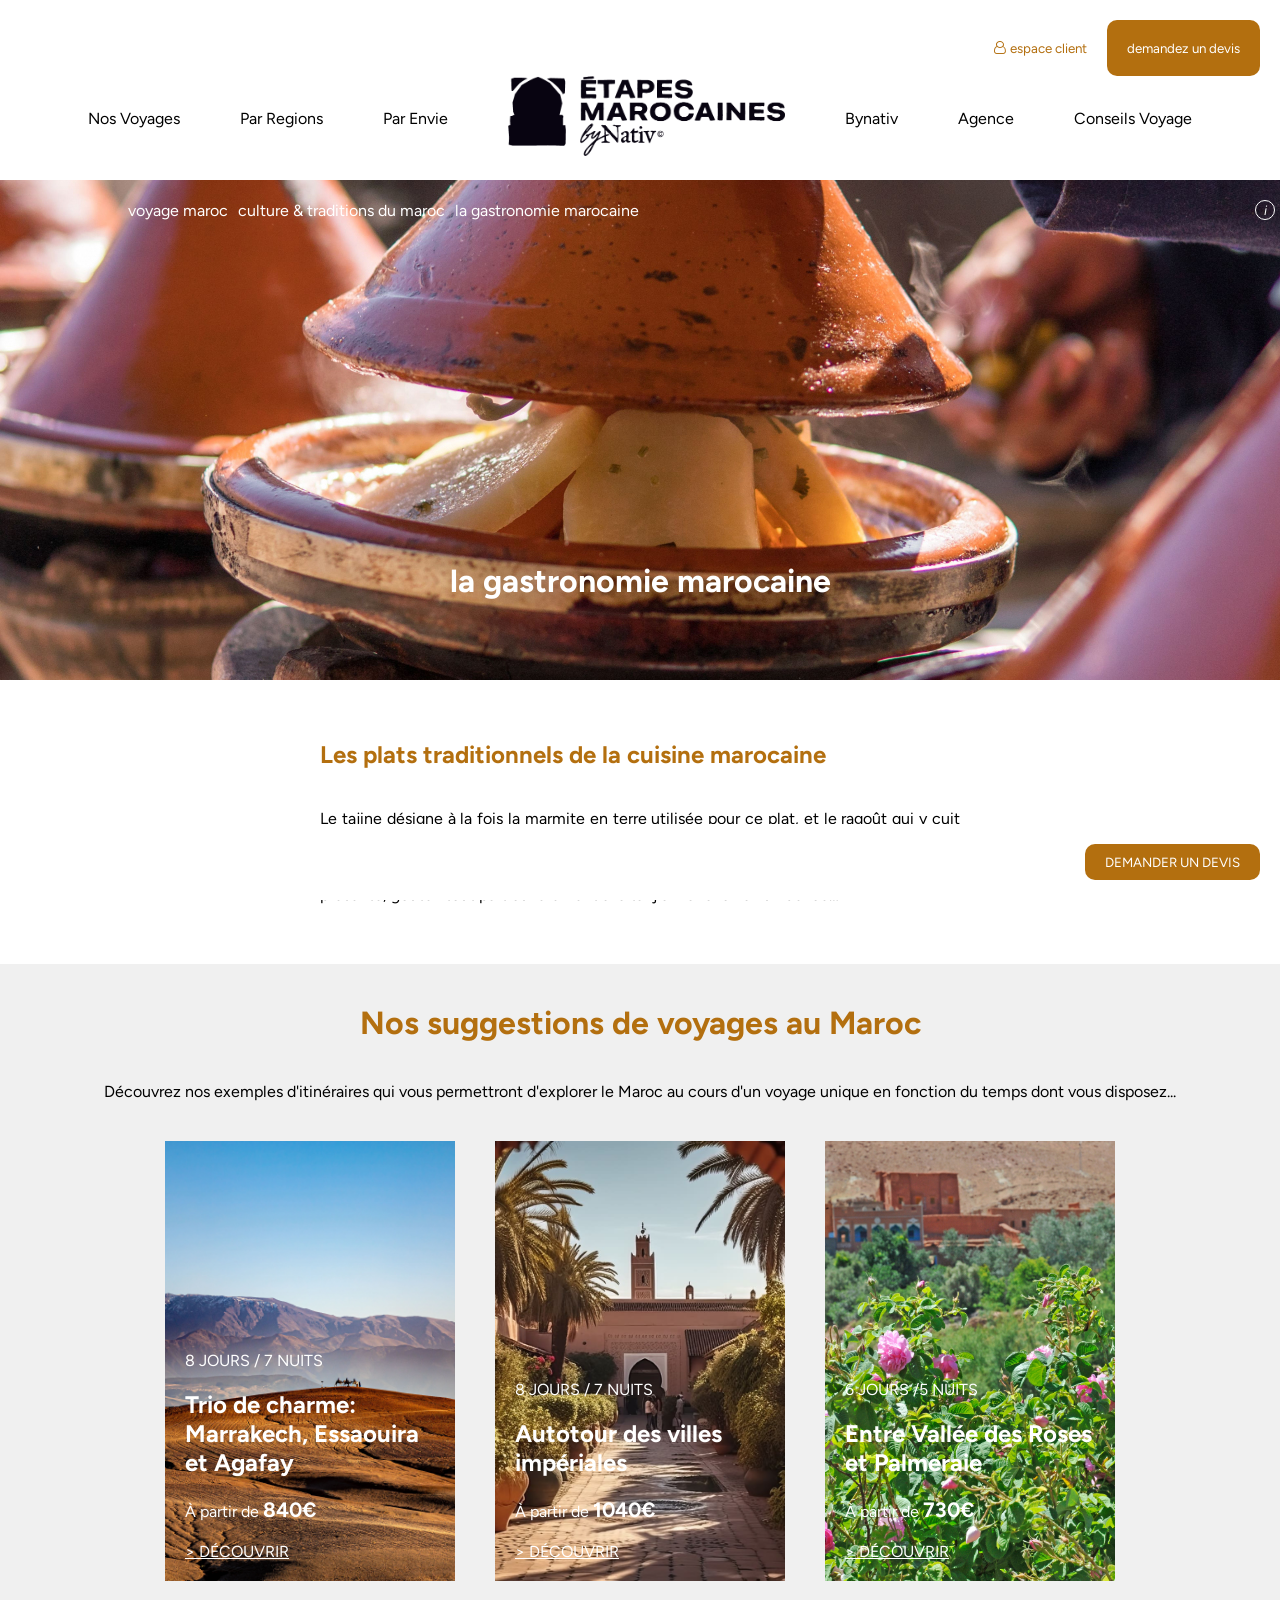
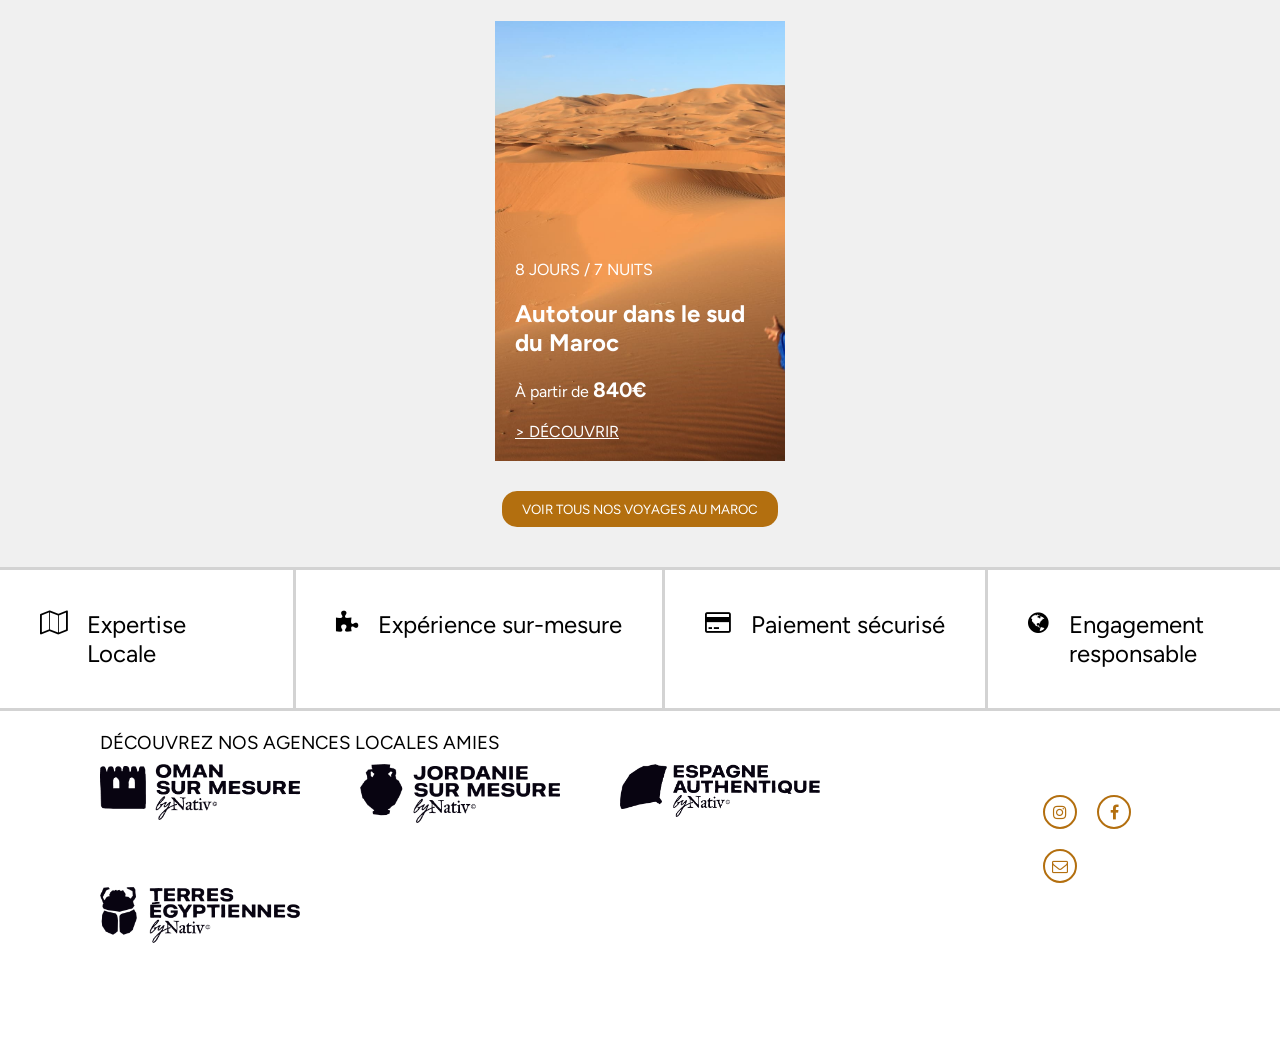
<file: index.html>
<!DOCTYPE html>
<html lang="en">

<head>
    <meta charset="UTF-8">
    <meta name="viewport" content="width=device-width, initial-scale=1.0">
    <title>Document</title>
    <link rel="stylesheet" href="https://cdnjs.cloudflare.com/ajax/libs/font-awesome/4.7.0/css/font-awesome.min.css">
    <!-- https://fontawesome.com/v4/icons/ -->
    <link rel="preconnect" href="https://fonts.googleapis.com">
    <link rel="preconnect" href="https://fonts.gstatic.com" crossorigin>
    <link
        href="https://fonts.googleapis.com/css2?family=Comic+Relief:wght@400;700&family=Figtree:ital,wght@0,300..900;1,300..900&family=Mulish:ital,wght@0,200..1000;1,200..1000&family=Oswald:wght@200..700&family=Playfair+Display:ital,wght@0,400..900;1,400..900&family=Rowdies:wght@300;400;700&family=Rubik:ital,wght@0,300..900;1,300..900&family=Special+Gothic+Expanded+One&display=swap"
        rel="stylesheet">
    <link rel="stylesheet" href="css/style.css">

</head>

<body>
    <header>
        <nav>
            <ol>
                <li><a href="#">nos voyages</a></li>
                <li><a href="#">par regions</a></li>
                <li><a href="#">par envie</a></li>
                <li class="logo-li"><a href="#"><img src="img/logo.png" alt=""></a></li>
                <li><a href="#">bynativ</a></li>
                <li><a href="#">agence</a></li>
                <li><a href="#">conseils voyage</a></li>
            </ol>
        </nav>
        <div class="btns-header">
            <button><i class="fa fa-user-o" aria-hidden="true"></i>espace client</button>
            <button class="avis-btn">demandez un devis</button>
        </div>
    </header>
    <main>
        <section id="section1">
            <div>
                <ol>
                    <li><a href="#">voyage maroc</a></li>
                    <li><a href="#">culture & traditions du maroc</a></li>
                    <li><a href="#">la gastronomie marocaine</a></li>
                </ol>
                <button>i</button>
            </div>
            <h1>la gastronomie marocaine</h1>
        </section>
        <section id="section2">
            <h2>Les plats traditionnels de la cuisine marocaine</h2>
            <p>Le tajine désigne à la fois la marmite en terre utilisée pour ce plat, et le ragoût qui y cuit lentement
                à l’étouffée. Il est souvent à base de poisson sur le littoral marocain, au poulet et à l’agneau dans
                l’arrière-pays. Il existe de nombreuses variantes en fonction des régions : citrons confits, gingembre
                et cannelle, pruneaux, amandes et miel, etc. Si l’occasion se présente, goûtez tout particulièrement à
                la tanjia marrakchia : un délice…</p>
        </section>
        <section id="section3">
            <h2>Nos suggestions de voyages au Maroc</h2>
            <p>Découvrez nos exemples d'itinéraires qui vous permettront d'explorer le Maroc au cours d'un voyage unique
                en fonction du temps dont vous disposez...</p>
            <div class="div-destinations">
                <ul>
                    <li class="destination-voyage-1">
                        <span>8 JOURS / 7 NUITS</span>
                        <h3>Trio de charme: Marrakech, Essaouira et Agafay</h3>
                        <span>À partir de <strong>840€</strong></span>
                        <a href="#">&gt; DÉCOUVRIR</a>
                        <button class="btn-motard">Voir le detail</button>
                    </li>
                    <li class="destination-voyage-2">
                        <span>8 JOURS / 7 NUITS</span>
                        <h3>Autotour des villes impériales</h3>
                        <span>À partir de <strong>1040€</strong></span>
                        <a href="#">&gt; DÉCOUVRIR</a>
                        <button class="btn-motard">Voir le detail</button>
                    </li>
                    <li class="destination-voyage-3">
                        <span>6 JOURS /5 NUITS</span>
                        <h3>Entre Vallée des Roses et Palmeraie</h3>
                        <span>À partir de <strong>730€</strong></span>
                        <a href="#">&gt; DÉCOUVRIR</a>
                        <button class="btn-motard">Voir le detail</button>
                    </li>
                    <li class="destination-voyage-4">
                        <span>8 JOURS / 7 NUITS</span>
                        <h3>Autotour dans le sud du Maroc</h3>
                        <span>À partir de <strong>840€</strong></span>
                        <a href="#">&gt; DÉCOUVRIR</a>
                        <button class="btn-motard">Voir le detail</button>
                    </li>
                </ul>
                <button class="btn-motard">VOIR TOUS NOS VOYAGES AU MAROC</button>
            </div>
        </section>
    </main>
    <footer>
        <ul class="footer-advantages">
            <li><i class="fa fa-map-o" aria-hidden="true"></i>Expertise Locale</li>
            <li><i class="fa fa-puzzle-piece" aria-hidden="true"></i>Expérience sur-mesure</li>
            <li><i class="fa fa-credit-card" aria-hidden="true"></i>Paiement sécurisé</li>
            <li><i class="fa fa-globe" aria-hidden="true"></i>Engagement responsable</li>
        </ul>
        <div class="footer-agences">
            <div>
                <h3>DÉCOUVREZ NOS AGENCES LOCALES AMIES</h3>
                <ul>
                    <li><img src="img/oman-logo.png" alt=""></li>
                    <li><img src="img/jordanie-logo.png" alt=""></li>
                    <li><img src="img/espagne-logo.png" alt=""></li>
                    <li><img src="img/egypte-logo.png" alt=""></li>
                </ul>
            </div>
            <ul class="footer-social-media">
                <li><a href="#"><i class="fa fa-instagram" aria-hidden="true"></i></a></li>
                <li><a href="#"><i class="fa fa-facebook" aria-hidden="true"></i></a></li>
                <li><a href="#"><i class="fa fa-envelope-o" aria-hidden="true"></i></a></li>
            </ul>
        </div>
    </footer>
    <div id="devis-btn">
        <button >DEMANDER UN DEVIS</button>
    </div>
</body>

</html>
</file>
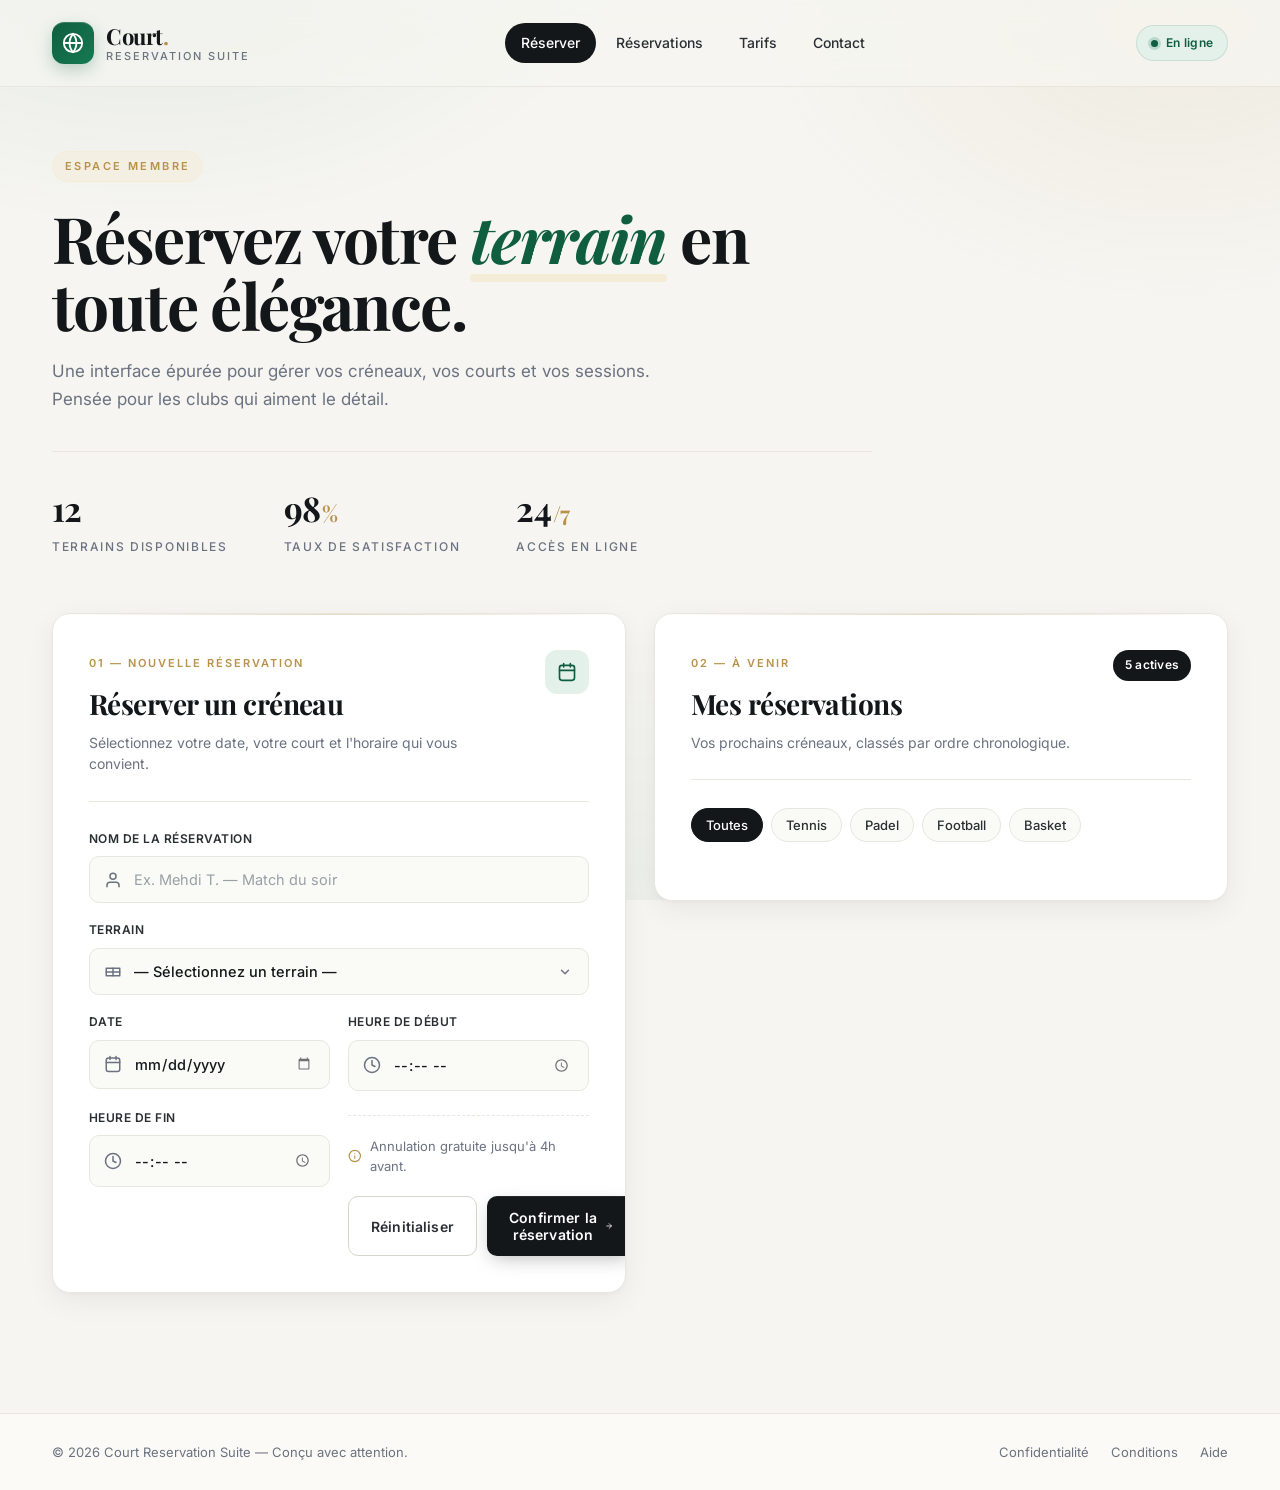
<file: playground js/tp1/index.html>
<!DOCTYPE html>
<html lang="fr">

<head>
    <meta charset="UTF-8">
    <meta name="viewport" content="width=device-width, initial-scale=1.0">
    <title>Court — Gestion des Réservations</title>
    <link rel="preconnect" href="https://fonts.googleapis.com">
    <link rel="preconnect" href="https://fonts.gstatic.com" crossorigin>
    <link
        href="https://fonts.googleapis.com/css2?family=Inter:wght@300;400;500;600;700;800&family=Playfair+Display:wght@600;700&display=swap"
        rel="stylesheet">
    <link rel="stylesheet" href="css/main.css">
    <script src="js/utils.js" defer></script>
    <script src="js/main.js" defer></script>
</head>

<body>
    <div class="ambient-glow"></div>

    <header class="site-header">
        <div class="container header-inner">
            <a href="#" class="brand">
                <span class="brand-mark">
                    <svg width="22" height="22" viewBox="0 0 24 24" fill="none" stroke="currentColor" stroke-width="2"
                        stroke-linecap="round" stroke-linejoin="round">
                        <circle cx="12" cy="12" r="10"></circle>
                        <path d="M2 12h20"></path>
                        <path d="M12 2a15.3 15.3 0 0 1 0 20"></path>
                        <path d="M12 2a15.3 15.3 0 0 0 0 20"></path>
                    </svg>
                </span>
                <span class="brand-text">
                    <span class="brand-name">Court<span class="brand-dot">.</span></span>
                    <span class="brand-tag">Reservation Suite</span>
                </span>
            </a>

            <nav class="top-nav">
                <a href="#form" class="nav-link active">Réserver</a>
                <a href="#list" class="nav-link">Réservations</a>
                <a href="#" class="nav-link">Tarifs</a>
                <a href="#" class="nav-link">Contact</a>
            </nav>

            <div class="header-cta">
                <span class="status-pill">
                    <span class="status-dot"></span>
                    En ligne
                </span>
            </div>
        </div>
    </header>

    <main class="container main-grid">
        <section class="hero">
            <span class="eyebrow">Espace Membre</span>
            <h1 class="hero-title">Réservez votre <em>terrain</em> en toute élégance.</h1>
            <p class="hero-sub">Une interface épurée pour gérer vos créneaux, vos courts et vos sessions. Pensée pour
                les clubs qui aiment le détail.</p>
            <div class="hero-stats">
                <div class="stat">
                    <span class="stat-value">12</span>
                    <span class="stat-label">Terrains disponibles</span>
                </div>
                <div class="stat">
                    <span class="stat-value">98<span class="unit">%</span></span>
                    <span class="stat-label">Taux de satisfaction</span>
                </div>
                <div class="stat">
                    <span class="stat-value">24<span class="unit">/7</span></span>
                    <span class="stat-label">Accès en ligne</span>
                </div>
            </div>
        </section>

        <div class="content-grid">

            <section class="card form-card" id="form">
                <header class="card-head">
                    <div class="card-head-text">
                        <span class="card-kicker">01 — Nouvelle réservation</span>
                        <h2 class="card-title">Réserver un créneau</h2>
                        <p class="card-sub">Sélectionnez votre date, votre court et l'horaire qui vous convient.</p>
                    </div>
                    <span class="card-icon">
                        <svg width="20" height="20" viewBox="0 0 24 24" fill="none" stroke="currentColor"
                            stroke-width="2" stroke-linecap="round" stroke-linejoin="round">
                            <rect x="3" y="4" width="18" height="18" rx="3"></rect>
                            <path d="M16 2v4M8 2v4M3 10h18"></path>
                        </svg>
                    </span>
                </header>

                <div class="reservation-form">
                    <div class="field full">
                        <label for="name">Nom de la réservation</label>
                        <div class="input-wrap">
                            <svg class="input-icon" width="18" height="18" viewBox="0 0 24 24" fill="none"
                                stroke="currentColor" stroke-width="2" stroke-linecap="round" stroke-linejoin="round">
                                <path d="M20 21v-2a4 4 0 0 0-4-4H8a4 4 0 0 0-4 4v2"></path>
                                <circle cx="12" cy="7" r="4"></circle>
                            </svg>
                            <input type="text" id="name" name="name" placeholder="Ex. Mehdi T. — Match du soir"
                                required>
                        </div>
                    </div>

                    <div class="field full">
                        <label for="terrain">Terrain</label>
                        <div class="input-wrap select-wrap">
                            <svg class="input-icon" width="18" height="18" viewBox="0 0 24 24" fill="none"
                                stroke="currentColor" stroke-width="2" stroke-linecap="round" stroke-linejoin="round">
                                <path d="M3 7h18v10H3z"></path>
                                <path d="M12 7v10"></path>
                                <path d="M3 12h18"></path>
                            </svg>
                            <select id="terrain" name="terrain" required>
                                <option value="" disabled selected>— Sélectionnez un terrain —</option>
                                <optgroup label="Tennis">
                                    <option value="t1">Court n°1 · Terre battue</option>
                                    <option value="t2">Court n°2 · Terre battue</option>
                                    <option value="t3">Court n°3 · Dur extérieur</option>
                                    <option value="t4">Court n°4 · Indoor</option>
                                </optgroup>
                                <optgroup label="Padel">
                                    <option value="p1">Padel A · Panoramique</option>
                                    <option value="p2">Padel B · Standard</option>
                                </optgroup>
                                <optgroup label="Football">
                                    <option value="f1">Foot 5 · Synthétique</option>
                                    <option value="f2">Foot 7 · Naturel</option>
                                </optgroup>
                                <optgroup label="Basket">
                                    <option value="b1">Basket Indoor</option>
                                </optgroup>
                            </select>
                            <svg class="select-arrow" width="14" height="14" viewBox="0 0 24 24" fill="none"
                                stroke="currentColor" stroke-width="2.4" stroke-linecap="round" stroke-linejoin="round">
                                <polyline points="6 9 12 15 18 9"></polyline>
                            </svg>
                        </div>
                    </div>

                    <div class="field">
                        <label for="date">Date</label>
                        <div class="input-wrap">
                            <svg class="input-icon" width="18" height="18" viewBox="0 0 24 24" fill="none"
                                stroke="currentColor" stroke-width="2" stroke-linecap="round" stroke-linejoin="round">
                                <rect x="3" y="4" width="18" height="18" rx="3"></rect>
                                <path d="M16 2v4M8 2v4M3 10h18"></path>
                            </svg>
                            <input type="date" id="date" name="date" required>
                        </div>
                    </div>

                   

                    <div class="field">
                        <label for="start">Heure de début</label>
                        <div class="input-wrap">
                            <svg class="input-icon" width="18" height="18" viewBox="0 0 24 24" fill="none"
                                stroke="currentColor" stroke-width="2" stroke-linecap="round" stroke-linejoin="round">
                                <circle cx="12" cy="12" r="10"></circle>
                                <polyline points="12 6 12 12 16 14"></polyline>
                            </svg>
                            <input type="time" id="start" name="start" required>
                        </div>
                    </div>

                    <div class="field">
                        <label for="end">Heure de fin</label>
                        <div class="input-wrap">
                            <svg class="input-icon" width="18" height="18" viewBox="0 0 24 24" fill="none"
                                stroke="currentColor" stroke-width="2" stroke-linecap="round" stroke-linejoin="round">
                                <circle cx="12" cy="12" r="10"></circle>
                                <polyline points="12 6 12 12 16 14"></polyline>
                            </svg>
                            <input type="time" id="end" name="end" required>
                        </div>
                    </div>

                 

                    <div class="form-footer full">
                        <p class="form-note">
                            <svg width="14" height="14" viewBox="0 0 24 24" fill="none" stroke="currentColor"
                                stroke-width="2" stroke-linecap="round" stroke-linejoin="round">
                                <circle cx="12" cy="12" r="10"></circle>
                                <line x1="12" y1="16" x2="12" y2="12"></line>
                                <line x1="12" y1="8" x2="12.01" y2="8"></line>
                            </svg>
                            Annulation gratuite jusqu'à 4h avant.
                        </p>
                        <div class="form-actions">
                            <button type="reset" id="resetBtn" class="btn btn-ghost">Réinitialiser</button>
                            <button id="submitBtn" type="submit" class="btn btn-primary">
                                Confirmer la réservation
                                <svg width="16" height="16" viewBox="0 0 24 24" fill="none" stroke="currentColor"
                                    stroke-width="2.2" stroke-linecap="round" stroke-linejoin="round">
                                    <line x1="5" y1="12" x2="19" y2="12"></line>
                                    <polyline points="12 5 19 12 12 19"></polyline>
                                </svg>
                            </button>
                        </div>
                    </div>
                </div>
            </section>

            <section class="card list-card" id="list">
                <header class="card-head">
                    <div class="card-head-text">
                        <span class="card-kicker">02 — À venir</span>
                        <h2 class="card-title">Mes réservations</h2>
                        <p class="card-sub">Vos prochains créneaux, classés par ordre chronologique.</p>
                    </div>
                    <span class="badge-count">5 actives</span>
                </header>

                <div class="filter-bar">
                    <button class="chip chip-active" type="button">Toutes</button>
                    <button class="chip" type="button">Tennis</button>
                    <button class="chip" type="button">Padel</button>
                    <button class="chip" type="button">Football</button>
                    <button class="chip" type="button">Basket</button>
                </div>

                <ul id="listReservation" class="reservation-list">
                   
                </ul>

               
            </section>
        </div>
    </main>

    <footer class="site-footer">
        <div class="container footer-inner">
            <p>© 2026 Court Reservation Suite — Conçu avec attention.</p>
            <div class="footer-links">
                <a href="#">Confidentialité</a>
                <a href="#">Conditions</a>
                <a href="#">Aide</a>
            </div>
        </div>
    </footer>
</body>

</html>
</file>
<file: css/style.css>
:root {
  --motard-color: #b36f0f;
}
* {
  padding: 0;
  margin: 0;
  font-family: "Figtree", sans-serif;
}
header img {
  height: 80px;
}
header {
  display: flex;
  flex-direction: column-reverse;
  align-items: end;
  padding: 20px;
}
header nav {
  width: 100%;
}
header nav ol {
  display: flex;
  justify-content: center;
  gap: 60px;
  align-items: center;
}
header nav ol li {
  display: block;
}
header nav ol li a {
  text-decoration: none;
  color: black;
  text-transform: capitalize;
}
header button {
  display: flex;
  gap: 5px;
  border: 0;
  padding: 20px;
  align-items: center;
  background: transparent;
  color: inherit;
}
header .btns-header {
  display: flex;
  color: var(--motard-color);
}
header .avis-btn {
  background: var(--motard-color);
  color: white;
  border-radius: 10px;
}

/* ----------------- main ----------------- */
/* --------------- section 1 ------------------ */
#section1 {
  background: url(../img/hero-image.jpeg);
  height: 70vh;
  max-height: 500px;
  background-size: auto;
  background-position: center;
  display: flex;
  flex-direction: column;
  justify-content: space-between;
  color: white;
  align-items: center;
}
#section1 h1 {
  margin-bottom: 80px;
  font-size: 2em; /*1em = 16px*/
}
#section1 div {
  display: flex;
  justify-content: space-between;
  align-items: center;
  width: 100%;
  margin-top: 20px;
}
#section1 div ol {
  display: flex;
  gap: 10px;
  margin-left: 10%;
}

#section1 div ol li {
  display: block;
}
#section1 div ol li a {
  text-decoration: none;
  color: white;
}
#section1 button {
  background: transparent;
  color: white;
  font-style: italic;
  margin-right: 5px;
  border: 1px solid white;
  width: 20px;
  height: 20px;
  border-radius: 50%;
}

/* ------------------------------ section 2 ------------------------ */

#section2 {
  padding: 60px 25%; /* 40px top, 40px bottom , 25% de la largeur du section 2 => left and right*/
}
#section2 h2 {
  color: var(--motard-color);
  margin-bottom: 40px;
}
#section2 p {
  text-align: justify;
}

/* --------------------------------- section 3 ------------------------ */

#section3 {
  background: rgb(240, 240, 240);
  display: flex;
  flex-direction: column;
  align-items: center;
  padding: 40px 100px;
  gap: 40px;
}
#section3 h2 {
  color: var(--motard-color);
  font-size: 2em;
  display: flex;
  flex-direction: column;
  gap: 20px;
  align-items: center;
}

#section3 p {
  text-align: center;
}
#section3 .div-destinations {
  display: flex;
  flex-direction: column;
  align-items: center;
  gap: 30px;
}

#section3 ul {
  display: flex;
  gap: 40px;
  flex-wrap: wrap;
  justify-content: center;
  color: white;
}
#section3 ul li {
  display: flex;
  flex-direction: column;
  justify-content: flex-end;
  height: 400px;
  width: 20%;
  min-width: 250px;
  padding: 20px;
  gap: 20px;
  background-size: cover;
  background-position-x: center;
}
#section3 ul li .btn-motard {
  display: none;
}
#section3 ul li:hover .btn-motard {
  display: block;
}
#section3 ul li:hover > * {
  /* le display none est active
  seulement aux fils direct du li lorqu on a un hover*/
  display: none;
}
#section3 ul li h3 {
  font-size: 1.5em;
}
#section3 ul li strong {
  font-size: 1.3em;
}
#section3 ul a {
  color: inherit;
}
#section3 .destination-voyage-1 {
  background-image: url(../img/voyage-1.png);
}
#section3 .destination-voyage-1:hover {
  background-image: url(../img/map-voyage-1.png);
}
#section3 .destination-voyage-2 {
  background-image: url(../img/voyage-2.jpeg);
}
#section3 .destination-voyage-2:hover {
  background-image: url(../img/map-voyage-2.png);
}
#section3 .destination-voyage-3 {
  background-image: url(../img/voyage-3.jpeg);
}
#section3 .destination-voyage-3:hover {
  background-image: url(../img/map-voyage-3.png);
}
#section3 .destination-voyage-4 {
  background-image: url(../img/voyage-4.jpeg);
}
#section3 .destination-voyage-4:hover {
  background-image: url(../img/map-voyage-4.png);
}

#section3 .btn-motard {
  border: 0;
  color: white;
  background: var(--motard-color);
  padding: 10px 20px;
  border-radius: 15px;
}
#section3 .div-destinations button:hover {
  color: blue;
}

/* ------------------------footer ------------------- */
footer {
  margin-bottom: 90px;
}
footer .footer-advantages {
  display: flex;
  justify-content: center;
  background: lightgray;
  padding: 3px 0px;
  gap: 3px;
  margin-bottom: 20px;
}
footer .footer-advantages li {
  padding: 40px;
  font-size: 1.5em;
  background: white;
  display: flex;
  gap: 20px;
}
footer .footer-advantages li:first-child,
footer .footer-advantages li:last-child {
  flex: 1;
}
footer .footer-advantages li:first-child {
  justify-content: flex-end;
}
footer .footer-agences {
  margin: 0px 100px;
  display: flex;
  justify-content: space-between;
  align-items: center;
}
footer .footer-agences h3 {
  font-weight: normal;
  margin-bottom: 10px;
}
footer .footer-agences ul {
  display: flex;
  flex-wrap: wrap;
  gap: 60px;
}
footer .footer-agences ul li {
  display: block;
}
footer .footer-agences ul li img {
  width: 200px;
}
footer .footer-agences ul.footer-social-media {
  gap: 20px;
}
footer .footer-agences ul.footer-social-media li {
  color: var(--motard-color);
  border: 2px solid var(--motard-color);
  width: 30px;
  height: 30px;
  border-radius: 50%;
  display: flex;
  justify-content: center;
  align-items: center;
}
footer .footer-agences ul.footer-social-media li a {
  color: inherit;
}
#devis-btn {
  position: fixed;
  bottom: 0;
  background: white;
  width: 100%;
  display: flex;
  justify-content: flex-end;
  padding: 20px;
  box-sizing: border-box;
}

#devis-btn button {
  color: white;
  background-color: var(--motard-color);
  padding: 10px 20px;
  border-radius: 10px;
  border: 0;
}

@media screen and (max-width: 1200px) {
  /* if largeur <1200px*/
  header .logo-li {
    order: -1;
    text-align: center;
    width: 100%;
  }
  header ol {
    flex-wrap: wrap;
  }
}
@media screen and (max-width: 1000px) {
  footer .footer-advantages li:first-child {
     justify-content: unset; 
  }
  footer .footer-advantages{
    flex-wrap: wrap;
  }
  footer .footer-advantages li {
    flex: 1;
    justify-content: center;
  }
}
</file>
<file: playground js/tp1/css/main.css>
/* =============================================================
   COURT — Reservation Suite
   Premium light-mode template
   ============================================================= */

:root {
    /* Palette — light, warm, premium */
    --bg: #f6f5f1;
    --bg-soft: #fbfaf7;
    --surface: #ffffff;
    --surface-2: #fafaf7;
    --ink: #14171a;
    --ink-soft: #2b2f33;
    --muted: #6b7280;
    --muted-2: #9aa0a6;
    --line: #e8e6df;
    --line-strong: #d8d5cb;

    /* Accent — deep emerald + warm gold */
    --accent: #0f5e3f;
    --accent-2: #157a52;
    --accent-soft: #e3f1ea;
    --gold: #b8924a;
    --gold-soft: #f5ecd8;

    /* Tags / sport colors */
    --tennis: #2563eb;
    --tennis-soft: #e6efff;
    --padel: #7c3aed;
    --padel-soft: #efe7ff;
    --foot: #0f5e3f;
    --foot-soft: #e3f1ea;
    --basket: #d97706;
    --basket-soft: #fdecd1;

    /* States */
    --confirmed: #0f5e3f;
    --confirmed-soft: #e3f1ea;
    --pending: #b8924a;
    --pending-soft: #f5ecd8;

    /* Effects */
    --radius: 18px;
    --radius-sm: 10px;
    --radius-pill: 999px;
    --shadow-sm: 0 1px 2px rgba(20, 23, 26, .04), 0 1px 1px rgba(20, 23, 26, .02);
    --shadow-md: 0 8px 30px rgba(20, 23, 26, .06), 0 2px 6px rgba(20, 23, 26, .03);
    --shadow-lg: 0 30px 60px -20px rgba(20, 23, 26, .15), 0 18px 36px -18px rgba(20, 23, 26, .12);

    /* Typography */
    --font-sans: 'Inter', -apple-system, BlinkMacSystemFont, 'Segoe UI', Roboto, sans-serif;
    --font-display: 'Playfair Display', 'Inter', Georgia, serif;
}

/* ------------------------------ Reset ------------------------------ */
*, *::before, *::after { box-sizing: border-box; }
html { -webkit-text-size-adjust: 100%; scroll-behavior: smooth; }
body {
    margin: 0;
    font-family: var(--font-sans);
    background: var(--bg);
    color: var(--ink);
    line-height: 1.55;
    font-size: 15px;
    -webkit-font-smoothing: antialiased;
    -moz-osx-font-smoothing: grayscale;
    overflow-x: hidden;
}

a { color: inherit; text-decoration: none; }
button { font-family: inherit; cursor: pointer; border: none; background: none; color: inherit; }
input, select, textarea { font-family: inherit; }
ul { list-style: none; padding: 0; margin: 0; }
h1, h2, h3, h4, p { margin: 0; }

/* ------------------------------ Layout ------------------------------ */
.container {
    width: 100%;
    max-width: 1240px;
    margin: 0 auto;
    padding: 0 32px;
}

.ambient-glow {
    position: fixed;
    inset: 0;
    pointer-events: none;
    z-index: 0;
    background:
        radial-gradient(800px 500px at 12% -8%, rgba(15, 94, 63, .08), transparent 60%),
        radial-gradient(700px 500px at 92% 0%, rgba(184, 146, 74, .10), transparent 60%),
        radial-gradient(900px 600px at 50% 110%, rgba(15, 94, 63, .05), transparent 60%);
}

main, header, footer { position: relative; z-index: 1; }

/* ------------------------------ Header ------------------------------ */
.site-header {
    padding: 22px 0;
    border-bottom: 1px solid var(--line);
    background: rgba(246, 245, 241, .72);
    backdrop-filter: saturate(140%) blur(14px);
    -webkit-backdrop-filter: saturate(140%) blur(14px);
    position: sticky;
    top: 0;
    z-index: 50;
}

.header-inner {
    display: flex;
    align-items: center;
    justify-content: space-between;
    gap: 32px;
}

.brand {
    display: inline-flex;
    align-items: center;
    gap: 12px;
}

.brand-mark {
    width: 42px;
    height: 42px;
    border-radius: 12px;
    background: linear-gradient(135deg, var(--accent) 0%, var(--accent-2) 100%);
    color: #fff;
    display: grid;
    place-items: center;
    box-shadow: 0 6px 16px rgba(15, 94, 63, .25), inset 0 1px 0 rgba(255,255,255,.18);
}

.brand-text { display: flex; flex-direction: column; line-height: 1; }
.brand-name {
    font-family: var(--font-display);
    font-size: 22px;
    font-weight: 700;
    letter-spacing: -.02em;
    color: var(--ink);
}
.brand-dot { color: var(--gold); }
.brand-tag {
    font-size: 11px;
    letter-spacing: .18em;
    text-transform: uppercase;
    color: var(--muted);
    margin-top: 4px;
    font-weight: 500;
}

.top-nav { display: flex; gap: 4px; }
.nav-link {
    padding: 9px 16px;
    border-radius: var(--radius-pill);
    font-size: 14px;
    font-weight: 500;
    color: var(--ink-soft);
    transition: background .2s ease, color .2s ease;
}
.nav-link:hover { background: rgba(20, 23, 26, .04); }
.nav-link.active {
    background: var(--ink);
    color: #fff;
}

.status-pill {
    display: inline-flex;
    align-items: center;
    gap: 8px;
    padding: 8px 14px;
    background: var(--accent-soft);
    color: var(--accent);
    border-radius: var(--radius-pill);
    font-size: 12px;
    font-weight: 600;
    letter-spacing: .02em;
    border: 1px solid rgba(15, 94, 63, .12);
}
.status-dot {
    width: 7px;
    height: 7px;
    border-radius: 50%;
    background: var(--accent);
    box-shadow: 0 0 0 3px rgba(15, 94, 63, .18);
    animation: pulse 2s ease-in-out infinite;
}
@keyframes pulse {
    0%, 100% { opacity: 1; }
    50% { opacity: .55; }
}

/* ------------------------------ Hero ------------------------------ */
.main-grid {
    padding: 64px 32px 80px;
    display: flex;
    flex-direction: column;
    gap: 56px;
}

.hero { max-width: 820px; }
.eyebrow {
    display: inline-block;
    font-size: 11px;
    letter-spacing: .22em;
    text-transform: uppercase;
    color: var(--gold);
    font-weight: 600;
    padding: 6px 12px;
    border: 1px solid var(--gold-soft);
    background: rgba(245, 236, 216, .5);
    border-radius: var(--radius-pill);
    margin-bottom: 22px;
}

.hero-title {
    font-family: var(--font-display);
    font-size: clamp(38px, 5.2vw, 64px);
    line-height: 1.05;
    letter-spacing: -.025em;
    font-weight: 700;
    color: var(--ink);
    margin-bottom: 20px;
}
.hero-title em {
    font-style: italic;
    color: var(--accent);
    position: relative;
}
.hero-title em::after {
    content: '';
    position: absolute;
    left: 0; right: 0; bottom: -2px;
    height: 8px;
    background: var(--gold-soft);
    z-index: -1;
    border-radius: 4px;
}

.hero-sub {
    font-size: 17px;
    color: var(--muted);
    max-width: 620px;
    line-height: 1.6;
}

.hero-stats {
    display: flex;
    gap: 56px;
    margin-top: 38px;
    padding-top: 30px;
    border-top: 1px solid var(--line);
    flex-wrap: wrap;
}
.stat { display: flex; flex-direction: column; gap: 4px; }
.stat-value {
    font-family: var(--font-display);
    font-size: 34px;
    font-weight: 700;
    color: var(--ink);
    letter-spacing: -.02em;
}
.stat-value .unit { font-size: 22px; color: var(--gold); margin-left: 2px; }
.stat-label {
    font-size: 12px;
    text-transform: uppercase;
    letter-spacing: .14em;
    color: var(--muted);
    font-weight: 500;
}

/* ------------------------------ Content grid ------------------------------ */
.content-grid {
    display: grid;
    grid-template-columns: minmax(0, 1fr) minmax(0, 1fr);
    gap: 28px;
    align-items: start;
}

/* ------------------------------ Cards ------------------------------ */
.card {
    background: var(--surface);
    border: 1px solid var(--line);
    border-radius: var(--radius);
    padding: 36px;
    box-shadow: var(--shadow-md);
    position: relative;
    overflow: hidden;
}
.card::before {
    content: '';
    position: absolute;
    top: 0; left: 0; right: 0;
    height: 1px;
    background: linear-gradient(90deg, transparent, rgba(184, 146, 74, .35), transparent);
}

.card-head {
    display: flex;
    justify-content: space-between;
    align-items: flex-start;
    gap: 20px;
    padding-bottom: 26px;
    margin-bottom: 28px;
    border-bottom: 1px solid var(--line);
}
.card-kicker {
    display: inline-block;
    font-size: 11px;
    letter-spacing: .18em;
    text-transform: uppercase;
    color: var(--gold);
    font-weight: 600;
    margin-bottom: 10px;
}
.card-title {
    font-family: var(--font-display);
    font-size: 28px;
    font-weight: 700;
    letter-spacing: -.02em;
    color: var(--ink);
    margin-bottom: 6px;
}
.card-sub {
    font-size: 14px;
    color: var(--muted);
    max-width: 380px;
}
.card-icon {
    width: 44px;
    height: 44px;
    border-radius: 12px;
    background: var(--accent-soft);
    color: var(--accent);
    display: grid;
    place-items: center;
    flex-shrink: 0;
}
.badge-count {
    display: inline-flex;
    align-items: center;
    padding: 6px 12px;
    background: var(--ink);
    color: #fff;
    border-radius: var(--radius-pill);
    font-size: 12px;
    font-weight: 600;
    letter-spacing: .02em;
    flex-shrink: 0;
}

/* ------------------------------ Form ------------------------------ */
.reservation-form {
    display: grid;
    grid-template-columns: repeat(2, minmax(0, 1fr));
    gap: 18px;
}
.field { display: flex; flex-direction: column; gap: 8px; }
.field.full { grid-column: 1 / -1; }

.field label {
    font-size: 12px;
    font-weight: 600;
    color: var(--ink-soft);
    letter-spacing: .04em;
    text-transform: uppercase;
}

.input-wrap {
    position: relative;
    display: flex;
    align-items: center;
    background: var(--surface-2);
    border: 1px solid var(--line);
    border-radius: var(--radius-sm);
    transition: border-color .18s ease, box-shadow .18s ease, background .18s ease;
}
.input-wrap:hover { border-color: var(--line-strong); }
.input-wrap:focus-within {
    border-color: var(--accent);
    background: #fff;
    box-shadow: 0 0 0 4px rgba(15, 94, 63, .08);
}

.input-icon {
    position: absolute;
    left: 14px;
    color: var(--muted);
    pointer-events: none;
}
.input-wrap:focus-within .input-icon { color: var(--accent); }

.input-wrap input,
.input-wrap select,
.input-wrap textarea {
    width: 100%;
    border: none;
    background: transparent;
    padding: 14px 16px 14px 44px;
    font-size: 14.5px;
    color: var(--ink);
    outline: none;
    font-weight: 500;
}
.input-wrap input::placeholder,
.input-wrap textarea::placeholder { color: var(--muted-2); font-weight: 400; }

.input-wrap textarea { resize: vertical; min-height: 80px; line-height: 1.55; padding-top: 14px; }
.textarea-wrap .input-icon { display: none; }
.textarea-wrap textarea { padding-left: 16px; }

/* Select */
.select-wrap select {
    appearance: none;
    -webkit-appearance: none;
    -moz-appearance: none;
    padding-right: 42px;
    cursor: pointer;
}
.select-arrow {
    position: absolute;
    right: 16px;
    color: var(--muted);
    pointer-events: none;
    transition: transform .2s ease;
}
.select-wrap:focus-within .select-arrow {
    color: var(--accent);
    transform: rotate(180deg);
}

/* Date / time native pickers */
input[type="date"],
input[type="time"] {
    color-scheme: light;
    cursor: pointer;
}
input[type="date"]::-webkit-calendar-picker-indicator,
input[type="time"]::-webkit-calendar-picker-indicator {
    opacity: .55;
    cursor: pointer;
    filter: grayscale(1);
    transition: opacity .15s ease;
}
input[type="date"]::-webkit-calendar-picker-indicator:hover,
input[type="time"]::-webkit-calendar-picker-indicator:hover { opacity: 1; }

/* Form footer */
.form-footer {
    display: flex;
    align-items: center;
    justify-content: space-between;
    gap: 20px;
    padding-top: 20px;
    margin-top: 6px;
    border-top: 1px dashed var(--line);
    flex-wrap: wrap;
}
.form-note {
    display: inline-flex;
    align-items: center;
    gap: 8px;
    font-size: 13px;
    color: var(--muted);
}
.form-note svg { color: var(--gold); }

.form-actions { display: inline-flex; gap: 10px; }

/* Buttons */
.btn {
    display: inline-flex;
    align-items: center;
    gap: 8px;
    padding: 13px 22px;
    border-radius: var(--radius-sm);
    font-weight: 600;
    font-size: 14px;
    letter-spacing: .01em;
    transition: transform .15s ease, box-shadow .2s ease, background .2s ease, color .2s ease, border-color .2s ease;
}
.btn-primary {
    background: var(--ink);
    color: #fff;
    box-shadow: 0 6px 20px -6px rgba(20, 23, 26, .35), inset 0 1px 0 rgba(255,255,255,.08);
}
.btn-primary:hover {
    background: var(--accent);
    transform: translateY(-1px);
    box-shadow: 0 12px 28px -10px rgba(15, 94, 63, .45), inset 0 1px 0 rgba(255,255,255,.1);
}
.btn-primary:active { transform: translateY(0); }

.btn-ghost {
    background: transparent;
    color: var(--ink-soft);
    border: 1px solid var(--line-strong);
}
.btn-ghost:hover { background: var(--surface-2); border-color: var(--ink); color: var(--ink); }

/* ------------------------------ List ------------------------------ */
.filter-bar {
    display: flex;
    gap: 8px;
    margin-bottom: 22px;
    flex-wrap: wrap;
}
.chip {
    padding: 8px 14px;
    border-radius: var(--radius-pill);
    background: var(--surface-2);
    border: 1px solid var(--line);
    font-size: 13px;
    font-weight: 500;
    color: var(--ink-soft);
    transition: all .18s ease;
}
.chip:hover { border-color: var(--ink); color: var(--ink); }
.chip-active {
    background: var(--ink);
    color: #fff;
    border-color: var(--ink);
}

.reservation-list { display: flex; flex-direction: column; gap: 12px; }

.reservation-item {
    display: grid;
    grid-template-columns: auto 1fr auto;
    gap: 18px;
    align-items: center;
    padding: 18px 18px 18px 14px;
    background: var(--surface-2);
    border: 1px solid var(--line);
    border-radius: var(--radius-sm);
    transition: transform .2s ease, box-shadow .2s ease, border-color .2s ease, background .2s ease;
}
.reservation-item:hover {
    transform: translateY(-1px);
    border-color: var(--line-strong);
    background: #fff;
    box-shadow: var(--shadow-sm);
}

.rsv-date {
    width: 56px;
    height: 60px;
    border-radius: 12px;
    background: linear-gradient(180deg, #fff 0%, var(--bg-soft) 100%);
    border: 1px solid var(--line);
    display: flex;
    flex-direction: column;
    align-items: center;
    justify-content: center;
    flex-shrink: 0;
    box-shadow: inset 0 1px 0 #fff, var(--shadow-sm);
}
.rsv-day {
    font-family: var(--font-display);
    font-size: 22px;
    font-weight: 700;
    color: var(--ink);
    line-height: 1;
    letter-spacing: -.02em;
}
.rsv-month {
    font-size: 10px;
    text-transform: uppercase;
    letter-spacing: .14em;
    color: var(--gold);
    font-weight: 600;
    margin-top: 4px;
}

.rsv-body { min-width: 0; }
.rsv-top {
    display: flex;
    align-items: center;
    gap: 10px;
    margin-bottom: 6px;
    flex-wrap: wrap;
}
.rsv-name {
    font-size: 15.5px;
    font-weight: 600;
    color: var(--ink);
    letter-spacing: -.005em;
}

.tag {
    display: inline-flex;
    align-items: center;
    padding: 3px 10px;
    border-radius: var(--radius-pill);
    font-size: 11px;
    font-weight: 600;
    letter-spacing: .04em;
}
.tag-tennis { background: var(--tennis-soft); color: var(--tennis); }
.tag-padel { background: var(--padel-soft); color: var(--padel); }
.tag-foot { background: var(--foot-soft); color: var(--foot); }
.tag-basket { background: var(--basket-soft); color: var(--basket); }

.rsv-meta {
    display: flex;
    gap: 20px;
    flex-wrap: wrap;
}
.meta {
    display: inline-flex;
    align-items: center;
    gap: 6px;
    font-size: 13px;
    color: var(--muted);
    font-weight: 500;
}
.meta svg { color: var(--muted-2); flex-shrink: 0; }

.rsv-status { flex-shrink: 0; }
.status {
    display: inline-flex;
    align-items: center;
    padding: 6px 12px;
    border-radius: var(--radius-pill);
    font-size: 12px;
    font-weight: 600;
    letter-spacing: .02em;
}
.status-confirmed { background: var(--confirmed-soft); color: var(--confirmed); }
.status-pending { background: var(--pending-soft); color: var(--pending); }

.list-footer {
    display: flex;
    align-items: center;
    justify-content: space-between;
    margin-top: 24px;
    padding-top: 20px;
    border-top: 1px dashed var(--line);
    flex-wrap: wrap;
    gap: 10px;
}
.list-footer-text { font-size: 13px; color: var(--muted); }
.link-arrow {
    display: inline-flex;
    align-items: center;
    gap: 6px;
    font-size: 13px;
    font-weight: 600;
    color: var(--accent);
    transition: gap .18s ease;
}
.link-arrow:hover { gap: 10px; }

/* ------------------------------ Footer ------------------------------ */
.site-footer {
    border-top: 1px solid var(--line);
    padding: 28px 0;
    margin-top: 40px;
    background: var(--bg-soft);
}
.footer-inner {
    display: flex;
    justify-content: space-between;
    align-items: center;
    gap: 20px;
    flex-wrap: wrap;
}
.site-footer p { font-size: 13px; color: var(--muted); }
.footer-links { display: flex; gap: 22px; }
.footer-links a {
    font-size: 13px;
    color: var(--muted);
    transition: color .15s ease;
}
.footer-links a:hover { color: var(--ink); }

/* ------------------------------ Responsive ------------------------------ */
@media (max-width: 980px) {
    .content-grid { grid-template-columns: 1fr; }
    .top-nav { display: none; }
    .main-grid { padding: 44px 24px 60px; gap: 44px; }
    .container { padding: 0 24px; }
    .card { padding: 28px; }
    .hero-stats { gap: 32px; }
    .reservation-item { grid-template-columns: auto 1fr; }
    .rsv-status { grid-column: 2; justify-self: start; }
}

@media (max-width: 600px) {
    .header-cta { display: none; }
    .reservation-form { grid-template-columns: 1fr; }
    .form-footer { flex-direction: column; align-items: stretch; }
    .form-actions { justify-content: stretch; }
    .form-actions .btn { flex: 1; justify-content: center; }
    .hero-title { font-size: 38px; }
    .card { padding: 22px; }
    .card-head { flex-direction: column; align-items: flex-start; }
    .rsv-meta { gap: 12px; }
    .footer-inner { flex-direction: column; align-items: flex-start; }
}
</file>
